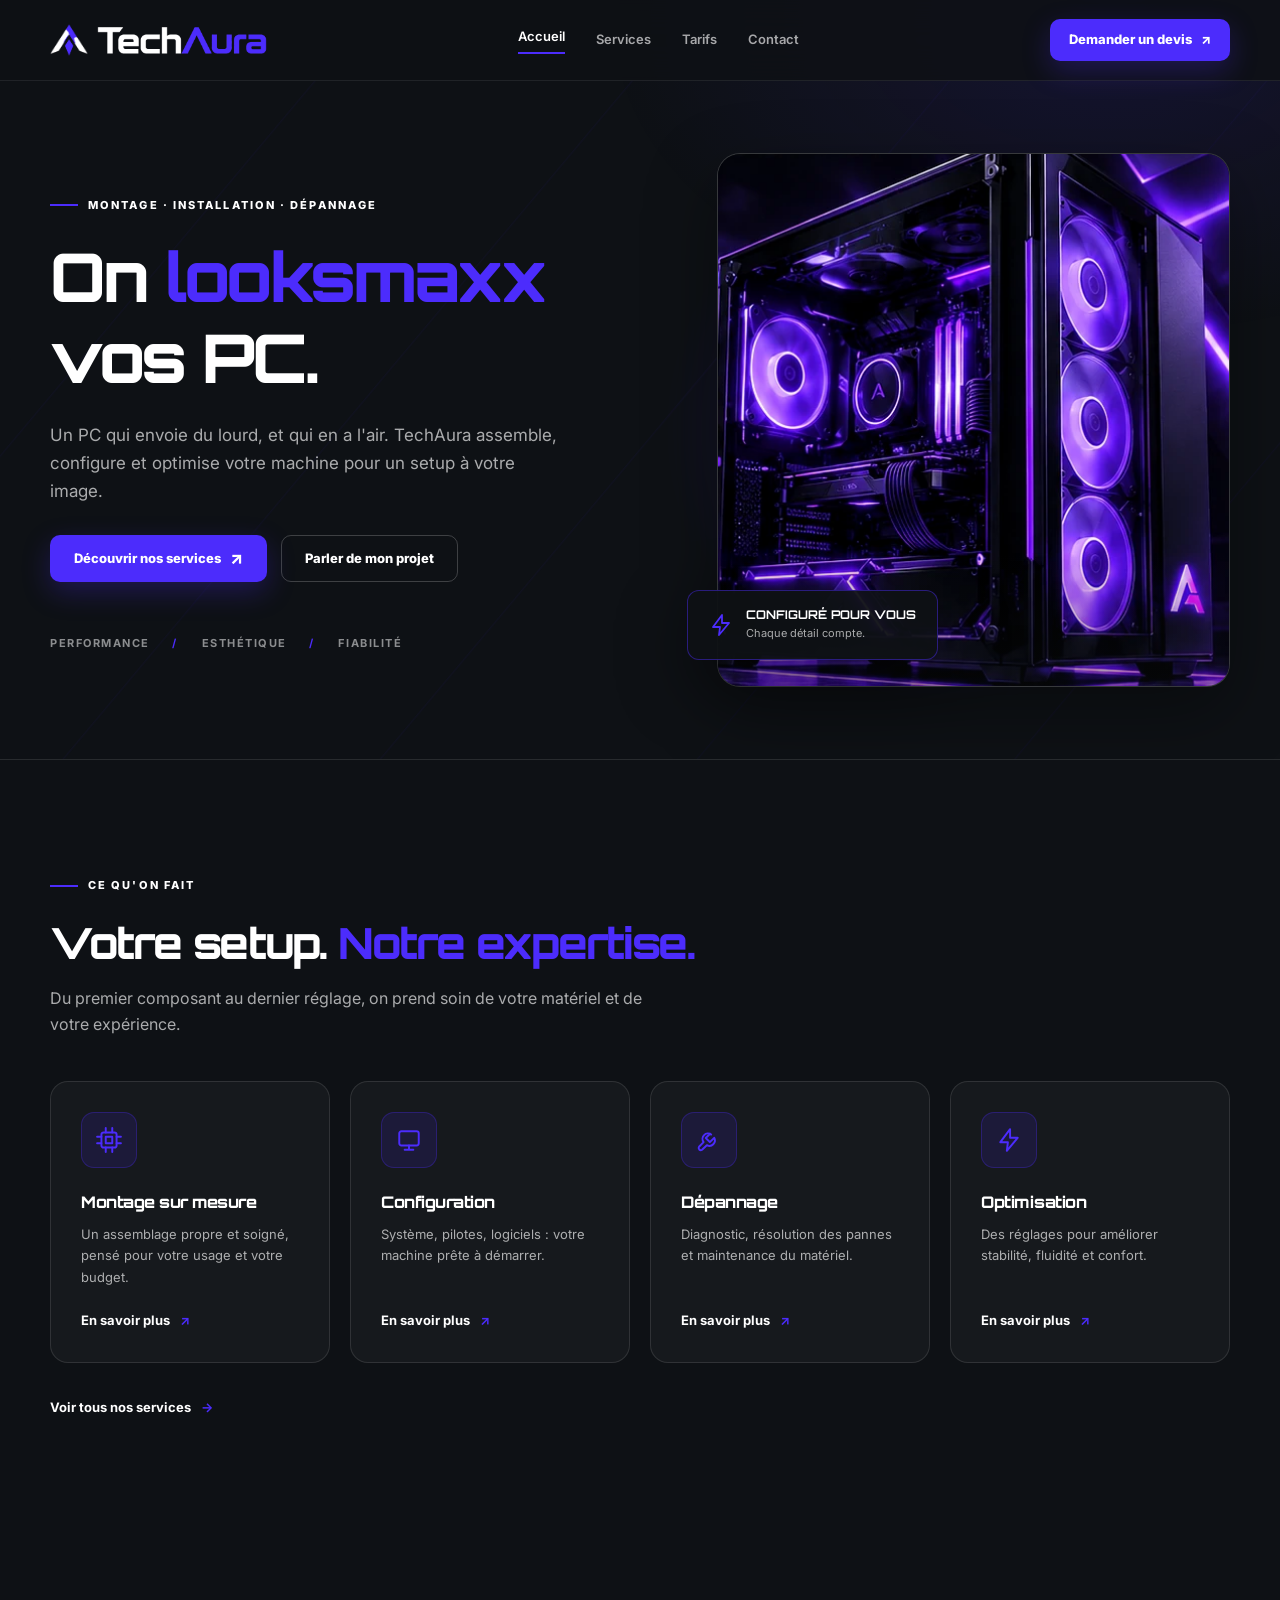
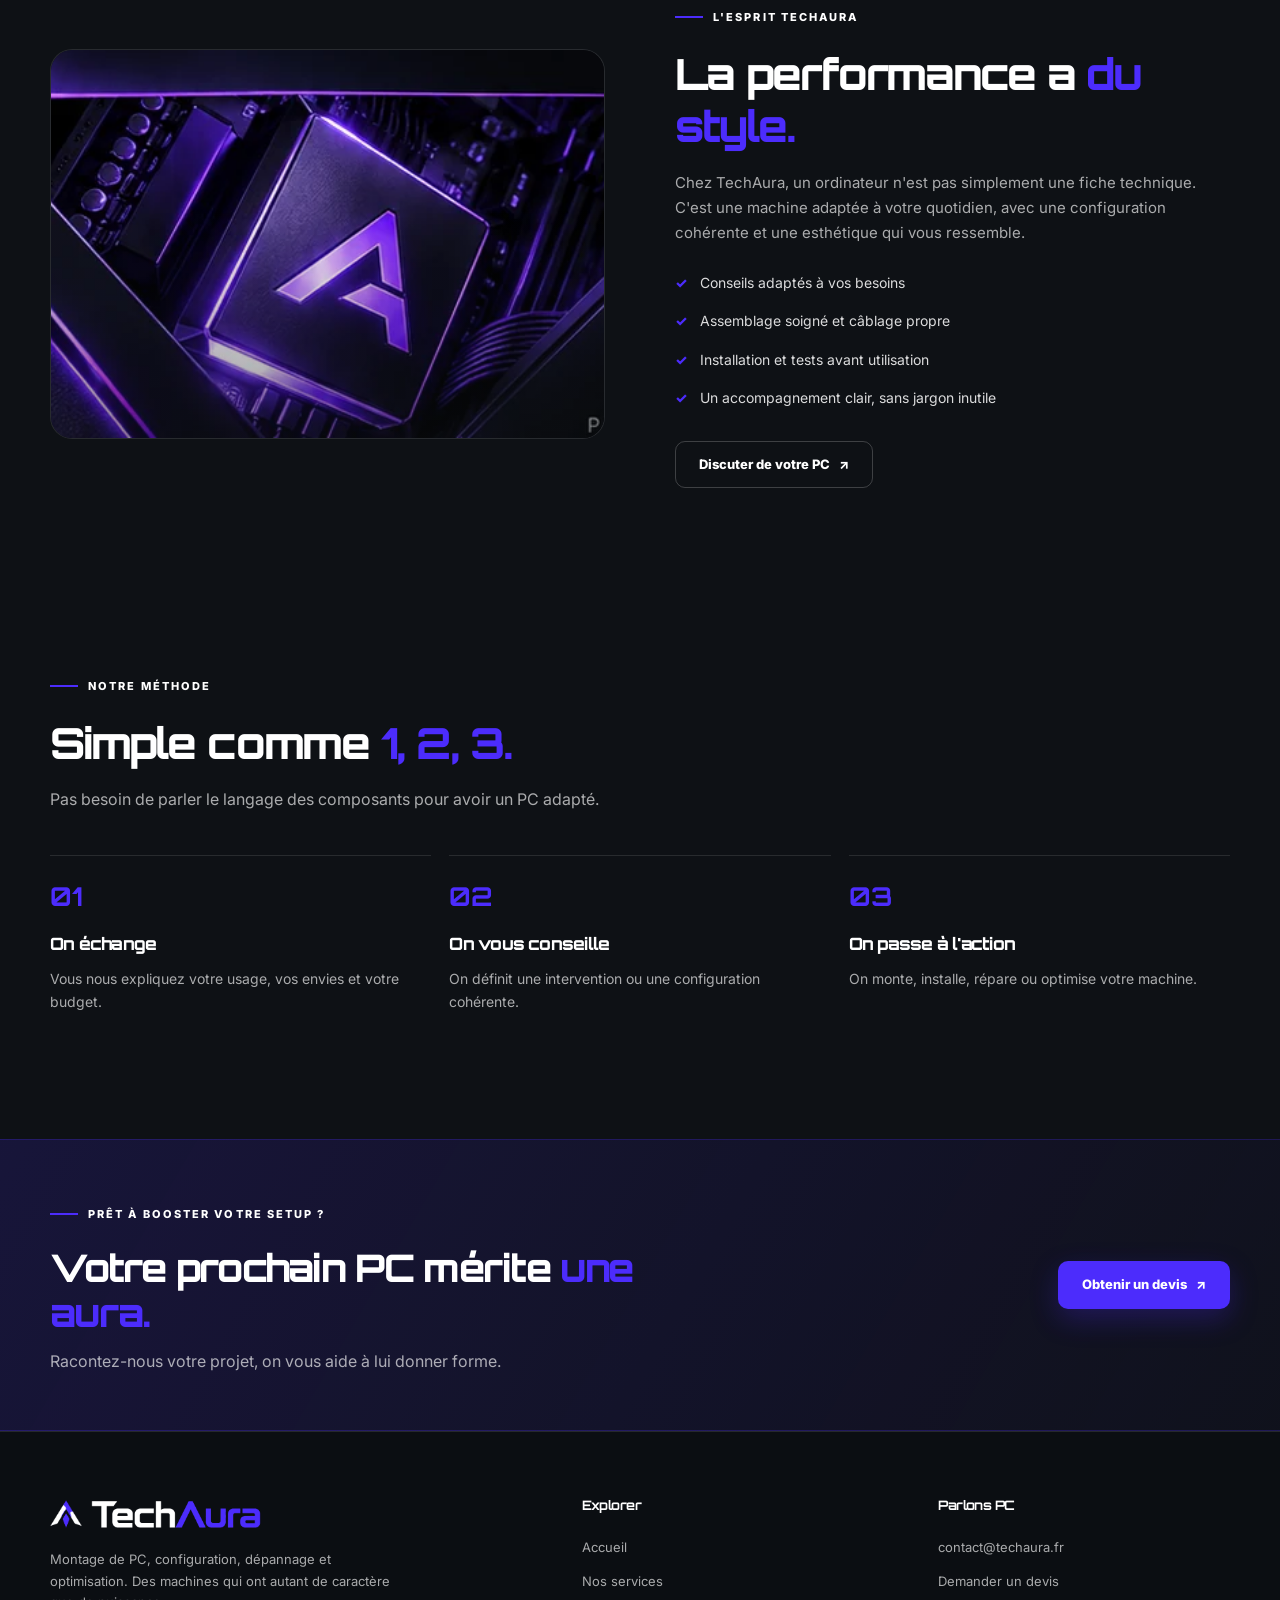
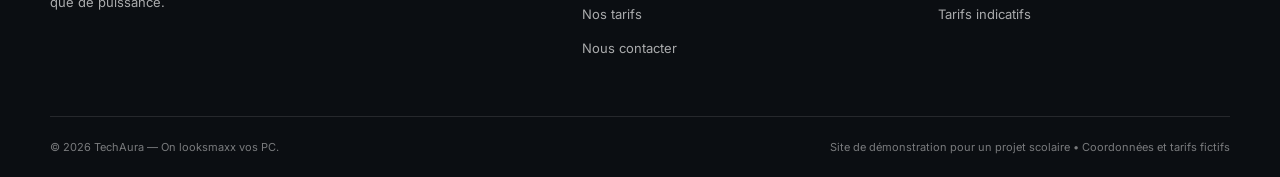
<file: index.html>
<!DOCTYPE html><html lang="fr"><head><meta charset="utf-8"><meta name="viewport" content="width=device-width, initial-scale=1"><title>Accueil — On looksmaxx vos PC | TechAura</title><meta name="description" content="TechAura : montage PC sur mesure, configuration, optimisation et dépannage informatique."><meta name="theme-color" content="#0E1115"><link rel="icon" href="assets/favicon.svg" type="image/svg+xml"><link rel="preconnect" href="https://fonts.googleapis.com"><link rel="preconnect" href="https://fonts.gstatic.com" crossorigin><link href="https://fonts.googleapis.com/css2?family=Inter:wght@400;500;600;700;800&family=Orbitron:wght@500;600;700;800;900&display=swap" rel="stylesheet"><link rel="stylesheet" href="css/style.css"><script src="js/main.js" defer></script></head><body><a href="#contenu" class="skip-link">Aller au contenu</a><header class="site-header"><div class="container nav-inner">
<a href="index.html" class="brand" aria-label="TechAura, retour à l'accueil"><img class="brand-mark" src="assets/mark-dark.png" width="38" height="39" alt=""><img class="brand-word" src="assets/wordmark-dark.png" width="170" height="30" alt="TechAura"></a>
<nav id="main-navigation" class="nav-links" aria-label="Navigation principale"><a href="index.html" aria-current="page">Accueil</a>
<a href="services.html">Services</a>
<a href="tarifs.html">Tarifs</a>
<a href="contact.html">Contact</a></nav>
<a class="btn btn-primary btn-small nav-cta" href="contact.html">Demander un devis <span aria-hidden="true">↗</span></a>
<button id="menu-toggle" class="menu-toggle" type="button" aria-label="Ouvrir le menu" aria-controls="main-navigation" aria-expanded="false"><svg xmlns="http://www.w3.org/2000/svg" width="24" height="24" viewBox="0 0 24 24" fill="none" stroke="currentColor" stroke-width="1.8" stroke-linecap="round" stroke-linejoin="round" aria-hidden="true"><rect x="5" y="4" width="14" height="16" rx="2"/><path d="M9 4V2m6 2V2M9 20v2m6-2v2M8 10h8M8 14h8"/></svg></button>
</div></header><main id="contenu"><section class="hero"><div class="container hero-inner"><div class="hero-copy"><span class="eyebrow">Montage · Installation · Dépannage</span><h1>On <span class="accent">looksmaxx</span> vos PC.</h1><p>Un PC qui envoie du lourd, et qui en a l'air. TechAura assemble, configure et optimise votre machine pour un setup à votre image.</p><div class="button-row"><a class="btn btn-primary" href="services.html">Découvrir nos services <span class="btn-arrow" aria-hidden="true">↗</span></a><a class="btn btn-outline" href="contact.html">Parler de mon projet</a></div><div class="hero-bottom"><span>Performance</span><span>Esthétique</span><span>Fiabilité</span></div></div><div class="hero-visual"><div class="hero-image-frame"><img src="assets/pc-techaura.webp" alt="PC gaming sur mesure avec ventilateurs éclairés en violet" width="508" height="554" fetchpriority="high"></div><div class="hero-chip"><svg xmlns="http://www.w3.org/2000/svg" width="24" height="24" viewBox="0 0 24 24" fill="none" stroke="currentColor" stroke-width="1.8" stroke-linecap="round" stroke-linejoin="round" aria-hidden="true"><path d="m13 2-9 12h7l-1 8 10-12h-7l0-8z"/></svg><div><strong>CONFIGURÉ POUR VOUS</strong><small>Chaque détail compte.</small></div></div></div></div></section><section class="section"><div class="container"><div class="section-heading"><span class="eyebrow">Ce qu'on fait</span><h2>Votre setup. <span class="accent">Notre expertise.</span></h2><p>Du premier composant au dernier réglage, on prend soin de votre matériel et de votre expérience.</p></div><div class="grid grid-4"><article class="panel service-card fade-in"><div class="icon-square"><svg xmlns="http://www.w3.org/2000/svg" width="24" height="24" viewBox="0 0 24 24" fill="none" stroke="currentColor" stroke-width="1.8" stroke-linecap="round" stroke-linejoin="round" aria-hidden="true"><rect x="5" y="5" width="14" height="14" rx="2"/><path d="M9 9h6v6H9zM9 1v4M15 1v4M9 19v4M15 19v4M19 9h4M19 15h4M1 9h4M1 15h4"/></svg></div><h3>Montage sur mesure</h3><p>Un assemblage propre et soigné, pensé pour votre usage et votre budget.</p><a class="link-arrow" href="services.html">En savoir plus <span aria-hidden="true">↗</span></a></article><article class="panel service-card fade-in"><div class="icon-square"><svg xmlns="http://www.w3.org/2000/svg" width="24" height="24" viewBox="0 0 24 24" fill="none" stroke="currentColor" stroke-width="1.8" stroke-linecap="round" stroke-linejoin="round" aria-hidden="true"><rect x="3" y="4" width="18" height="13" rx="2"/><path d="M8 21h8M12 17v4"/></svg></div><h3>Configuration</h3><p>Système, pilotes, logiciels : votre machine prête à démarrer.</p><a class="link-arrow" href="services.html">En savoir plus <span aria-hidden="true">↗</span></a></article><article class="panel service-card fade-in"><div class="icon-square"><svg xmlns="http://www.w3.org/2000/svg" width="24" height="24" viewBox="0 0 24 24" fill="none" stroke="currentColor" stroke-width="1.8" stroke-linecap="round" stroke-linejoin="round" aria-hidden="true"><path d="M14 7a5 5 0 0 0-7 7l-4.2 4.2a2 2 0 0 0 2.8 2.8L10 16.8a5 5 0 0 0 6.8-6.8l-4 4-3.8-3.8L13 6.2A5 5 0 0 0 14 7z"/></svg></div><h3>Dépannage</h3><p>Diagnostic, résolution des pannes et maintenance du matériel.</p><a class="link-arrow" href="services.html">En savoir plus <span aria-hidden="true">↗</span></a></article><article class="panel service-card fade-in"><div class="icon-square"><svg xmlns="http://www.w3.org/2000/svg" width="24" height="24" viewBox="0 0 24 24" fill="none" stroke="currentColor" stroke-width="1.8" stroke-linecap="round" stroke-linejoin="round" aria-hidden="true"><path d="m13 2-9 12h7l-1 8 10-12h-7l0-8z"/></svg></div><h3>Optimisation</h3><p>Des réglages pour améliorer stabilité, fluidité et confort.</p><a class="link-arrow" href="services.html">En savoir plus <span aria-hidden="true">↗</span></a></article></div><div style="margin-top:30px"><a class="link-arrow" href="services.html">Voir tous nos services <span aria-hidden="true">→</span></a></div></div></section><section class="section-sm"><div class="container feature-split"><div class="feature-art fade-in"><img src="assets/detail-pc.webp" alt="Détail d'un PC TechAura avec éclairage violet"></div><div class="feature-text"><span class="eyebrow">L'esprit TechAura</span><h2>La performance a <span class="accent">du style.</span></h2><p>Chez TechAura, un ordinateur n'est pas simplement une fiche technique. C'est une machine adaptée à votre quotidien, avec une configuration cohérente et une esthétique qui vous ressemble.</p><ul class="checklist"><li>Conseils adaptés à vos besoins</li><li>Assemblage soigné et câblage propre</li><li>Installation et tests avant utilisation</li><li>Un accompagnement clair, sans jargon inutile</li></ul><a href="contact.html" class="btn btn-outline">Discuter de votre PC <span aria-hidden="true">↗</span></a></div></div></section><section class="section"><div class="container"><div class="section-heading"><span class="eyebrow">Notre méthode</span><h2>Simple comme <span class="accent">1, 2, 3.</span></h2><p>Pas besoin de parler le langage des composants pour avoir un PC adapté.</p></div><div class="process-grid"><div class="step"><span class="step-num">01</span><h3>On échange</h3><p>Vous nous expliquez votre usage, vos envies et votre budget.</p></div><div class="step"><span class="step-num">02</span><h3>On vous conseille</h3><p>On définit une intervention ou une configuration cohérente.</p></div><div class="step"><span class="step-num">03</span><h3>On passe à l'action</h3><p>On monte, installe, répare ou optimise votre machine.</p></div></div></div></section><section class="cta-strip"><div class="container cta-inner"><div><span class="eyebrow">Prêt à booster votre setup ?</span><h2>Votre prochain PC mérite <span class="accent">une aura.</span></h2><p>Racontez-nous votre projet, on vous aide à lui donner forme.</p></div><a class="btn btn-primary" href="contact.html">Obtenir un devis <span aria-hidden="true">↗</span></a></div></section></main><footer class="footer"><div class="container footer-main"><div class="footer-about"><a href="index.html" class="brand" aria-label="TechAura, retour à l'accueil"><img class="brand-mark" src="assets/mark-dark.png" width="38" height="39" alt=""><img class="brand-word" src="assets/wordmark-dark.png" width="170" height="30" alt="TechAura"></a><p>Montage de PC, configuration, dépannage et optimisation. Des machines qui ont autant de caractère que de puissance.</p></div><div><h3 class="footer-title">Explorer</h3><div class="footer-links"><a href="index.html">Accueil</a><a href="services.html">Nos services</a><a href="tarifs.html">Nos tarifs</a><a href="contact.html">Nous contacter</a></div></div><div><h3 class="footer-title">Parlons PC</h3><div class="footer-links"><a href="mailto:contact@techaura.fr">contact@techaura.fr</a><a href="contact.html">Demander un devis</a><a href="tarifs.html">Tarifs indicatifs</a></div></div></div><div class="container footer-bottom"><span>© 2026 TechAura — On looksmaxx vos PC.</span><span>Site de démonstration pour un projet scolaire • Coordonnées et tarifs fictifs</span></div></footer></body></html>
</file>
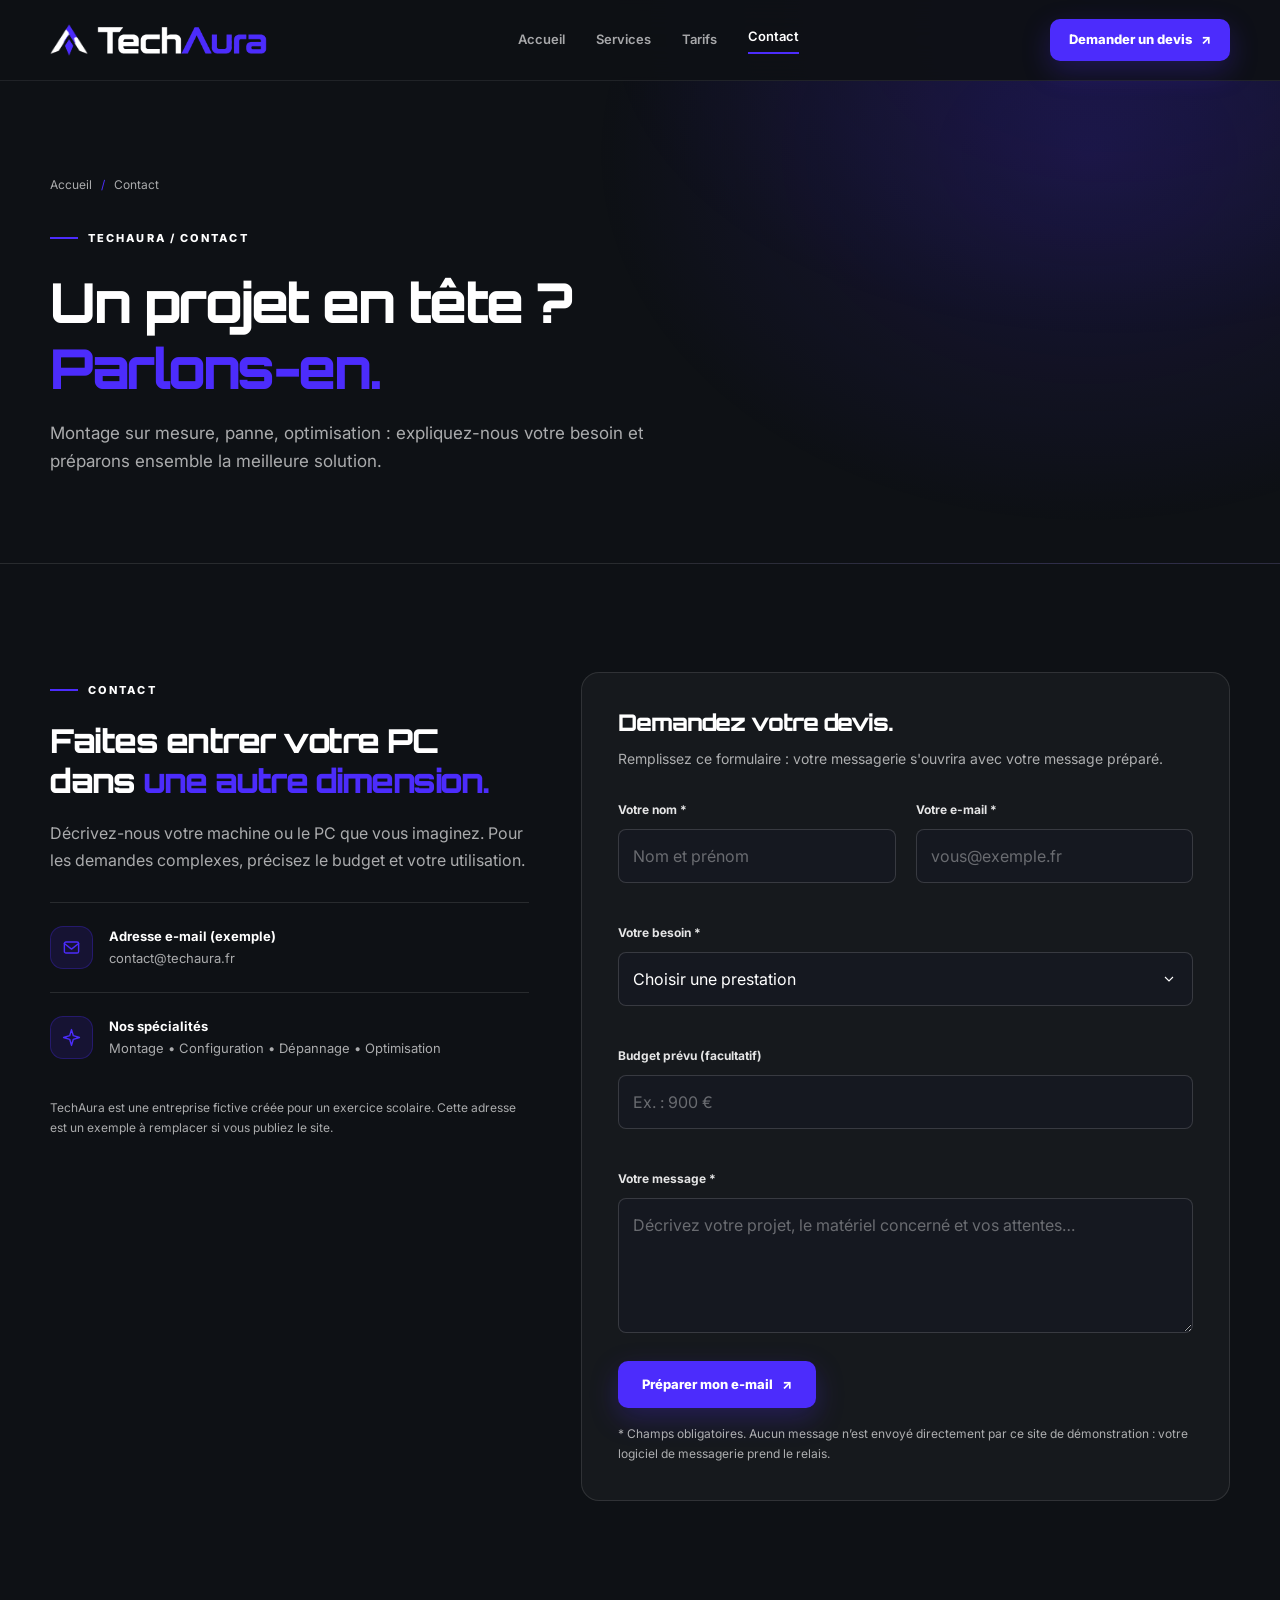
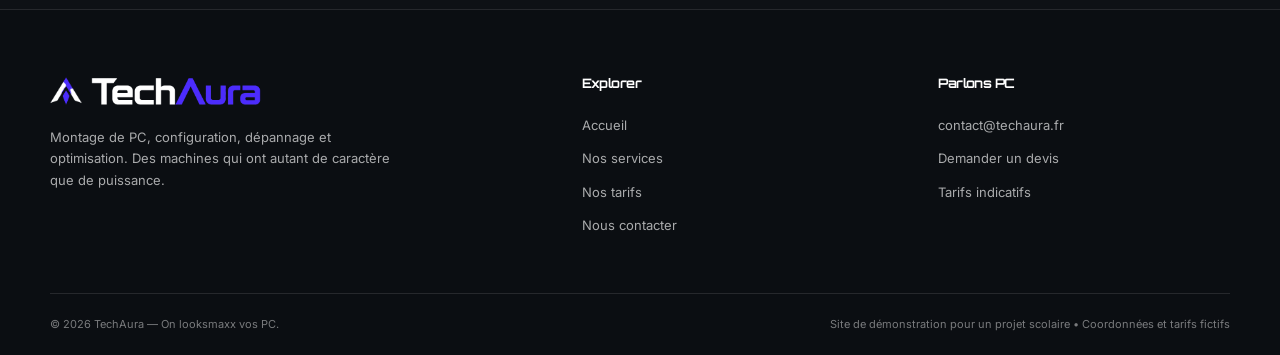
<file: contact.html>
<!DOCTYPE html><html lang="fr"><head><meta charset="utf-8"><meta name="viewport" content="width=device-width, initial-scale=1"><title>Contact | TechAura</title><meta name="description" content="Contactez TechAura pour un montage de PC, une installation ou un dépannage. Formulaire de démonstration."><meta name="theme-color" content="#0E1115"><link rel="icon" href="assets/favicon.svg" type="image/svg+xml"><link rel="preconnect" href="https://fonts.googleapis.com"><link rel="preconnect" href="https://fonts.gstatic.com" crossorigin><link href="https://fonts.googleapis.com/css2?family=Inter:wght@400;500;600;700;800&family=Orbitron:wght@500;600;700;800;900&display=swap" rel="stylesheet"><link rel="stylesheet" href="css/style.css"><script src="js/main.js" defer></script></head><body><a href="#contenu" class="skip-link">Aller au contenu</a><header class="site-header"><div class="container nav-inner">
<a href="index.html" class="brand" aria-label="TechAura, retour à l'accueil"><img class="brand-mark" src="assets/mark-dark.png" width="38" height="39" alt=""><img class="brand-word" src="assets/wordmark-dark.png" width="170" height="30" alt="TechAura"></a>
<nav id="main-navigation" class="nav-links" aria-label="Navigation principale"><a href="index.html">Accueil</a>
<a href="services.html">Services</a>
<a href="tarifs.html">Tarifs</a>
<a href="contact.html" aria-current="page">Contact</a></nav>
<a class="btn btn-primary btn-small nav-cta" href="contact.html">Demander un devis <span aria-hidden="true">↗</span></a>
<button id="menu-toggle" class="menu-toggle" type="button" aria-label="Ouvrir le menu" aria-controls="main-navigation" aria-expanded="false"><svg xmlns="http://www.w3.org/2000/svg" width="24" height="24" viewBox="0 0 24 24" fill="none" stroke="currentColor" stroke-width="1.8" stroke-linecap="round" stroke-linejoin="round" aria-hidden="true"><rect x="5" y="4" width="14" height="16" rx="2"/><path d="M9 4V2m6 2V2M9 20v2m6-2v2M8 10h8M8 14h8"/></svg></button>
</div></header><main id="contenu"><section class="page-hero"><div class="container"><div class="breadcrumb"><a href="index.html">Accueil</a><span aria-hidden="true">/</span>Contact</div><span class="eyebrow">TechAura / Contact</span><h1>Un projet en tête ?<br><span class="accent">Parlons-en.</span></h1><p>Montage sur mesure, panne, optimisation : expliquez-nous votre besoin et préparons ensemble la meilleure solution.</p></div></section><section class="section"><div class="container contact-layout"><aside class="contact-aside"><span class="eyebrow">Contact</span><h2>Faites entrer votre PC dans <span class="accent">une autre dimension.</span></h2><p>Décrivez-nous votre machine ou le PC que vous imaginez. Pour les demandes complexes, précisez le budget et votre utilisation.</p><div class="contact-method"><div class="icon-square"><svg xmlns="http://www.w3.org/2000/svg" width="24" height="24" viewBox="0 0 24 24" fill="none" stroke="currentColor" stroke-width="1.8" stroke-linecap="round" stroke-linejoin="round" aria-hidden="true"><rect x="3" y="5" width="18" height="14" rx="2"/><path d="m3 7 9 7 9-7"/></svg></div><div><strong>Adresse e-mail (exemple)</strong><small>contact@techaura.fr</small></div></div><div class="contact-method"><div class="icon-square"><svg xmlns="http://www.w3.org/2000/svg" width="24" height="24" viewBox="0 0 24 24" fill="none" stroke="currentColor" stroke-width="1.8" stroke-linecap="round" stroke-linejoin="round" aria-hidden="true"><path d="m12 2 2.3 7.7L22 12l-7.7 2.3L12 22l-2.3-7.7L2 12l7.7-2.3L12 2z"/></svg></div><div><strong>Nos spécialités</strong><small>Montage • Configuration • Dépannage • Optimisation</small></div></div><p class="form-note">TechAura est une entreprise fictive créée pour un exercice scolaire. Cette adresse est un exemple à remplacer si vous publiez le site.</p></aside><div class="panel form-shell"><h2>Demandez votre devis.</h2><p>Remplissez ce formulaire : votre messagerie s'ouvrira avec votre message préparé.</p><form id="contact-form"><div class="form-grid"><div class="field"><label for="nom">Votre nom *</label><input id="nom" name="nom" required autocomplete="name" placeholder="Nom et prénom" maxlength="100"></div><div class="field"><label for="email">Votre e-mail *</label><input id="email" name="email" type="email" required autocomplete="email" placeholder="vous@exemple.fr" maxlength="160"></div><div class="field full"><label for="service">Votre besoin *</label><select id="service" name="service" required><option value="" disabled selected>Choisir une prestation</option><option value="Montage d’un PC">Montage d’un PC</option><option value="Installation et configuration">Installation et configuration</option><option value="Diagnostic / dépannage">Diagnostic / dépannage</option><option value="Maintenance / optimisation">Maintenance / optimisation</option><option value="Autre demande">Autre demande</option></select></div><div class="field full"><label for="budget">Budget prévu (facultatif)</label><input id="budget" name="budget" placeholder="Ex. : 900 €" maxlength="80"></div><div class="field full"><label for="message">Votre message *</label><textarea id="message" name="message" required minlength="12" maxlength="3000" placeholder="Décrivez votre projet, le matériel concerné et vos attentes…"></textarea></div></div><button type="submit" class="btn btn-primary">Préparer mon e-mail <span aria-hidden="true">↗</span></button><p class="form-note">* Champs obligatoires. Aucun message n’est envoyé directement par ce site de démonstration : votre logiciel de messagerie prend le relais.</p><p id="form-status" class="form-status" role="status" aria-live="polite"></p></form></div></div></section></main><footer class="footer"><div class="container footer-main"><div class="footer-about"><a href="index.html" class="brand" aria-label="TechAura, retour à l'accueil"><img class="brand-mark" src="assets/mark-dark.png" width="38" height="39" alt=""><img class="brand-word" src="assets/wordmark-dark.png" width="170" height="30" alt="TechAura"></a><p>Montage de PC, configuration, dépannage et optimisation. Des machines qui ont autant de caractère que de puissance.</p></div><div><h3 class="footer-title">Explorer</h3><div class="footer-links"><a href="index.html">Accueil</a><a href="services.html">Nos services</a><a href="tarifs.html">Nos tarifs</a><a href="contact.html">Nous contacter</a></div></div><div><h3 class="footer-title">Parlons PC</h3><div class="footer-links"><a href="mailto:contact@techaura.fr">contact@techaura.fr</a><a href="contact.html">Demander un devis</a><a href="tarifs.html">Tarifs indicatifs</a></div></div></div><div class="container footer-bottom"><span>© 2026 TechAura — On looksmaxx vos PC.</span><span>Site de démonstration pour un projet scolaire • Coordonnées et tarifs fictifs</span></div></footer></body></html>
</file>
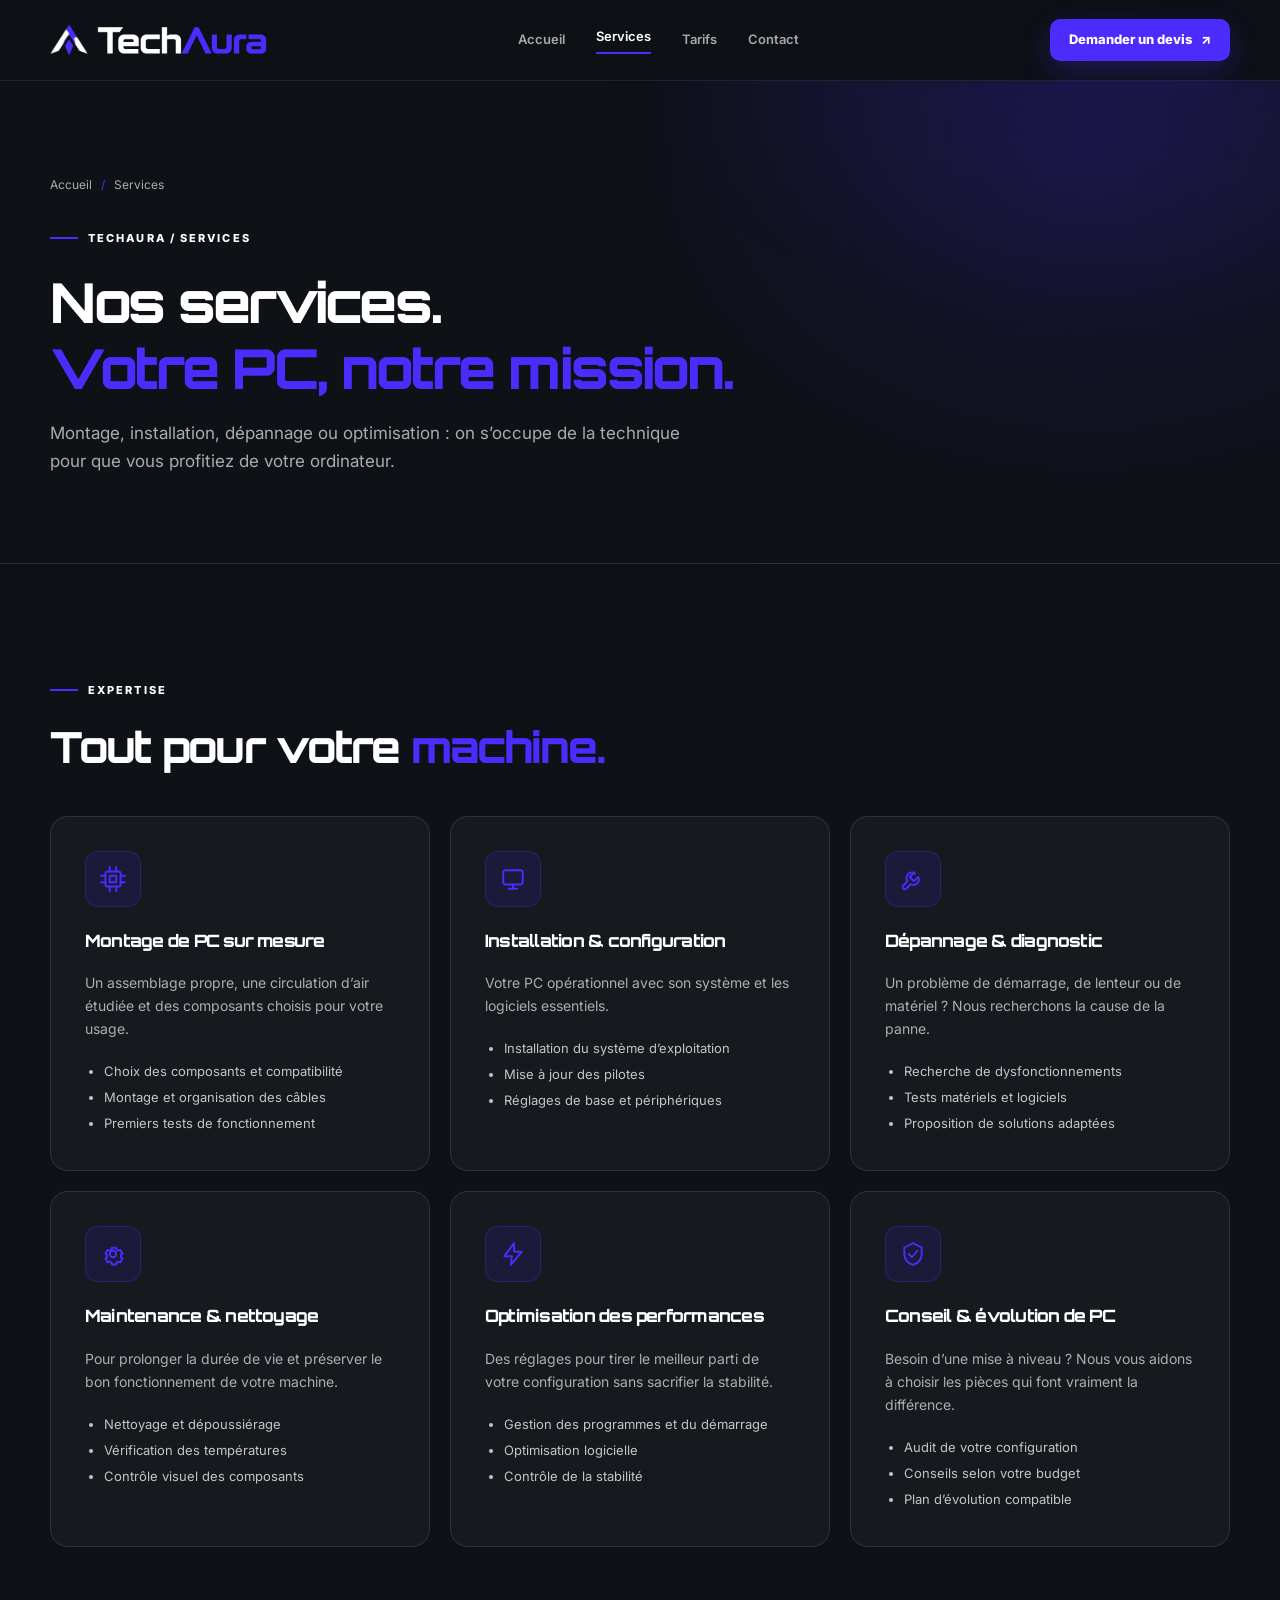
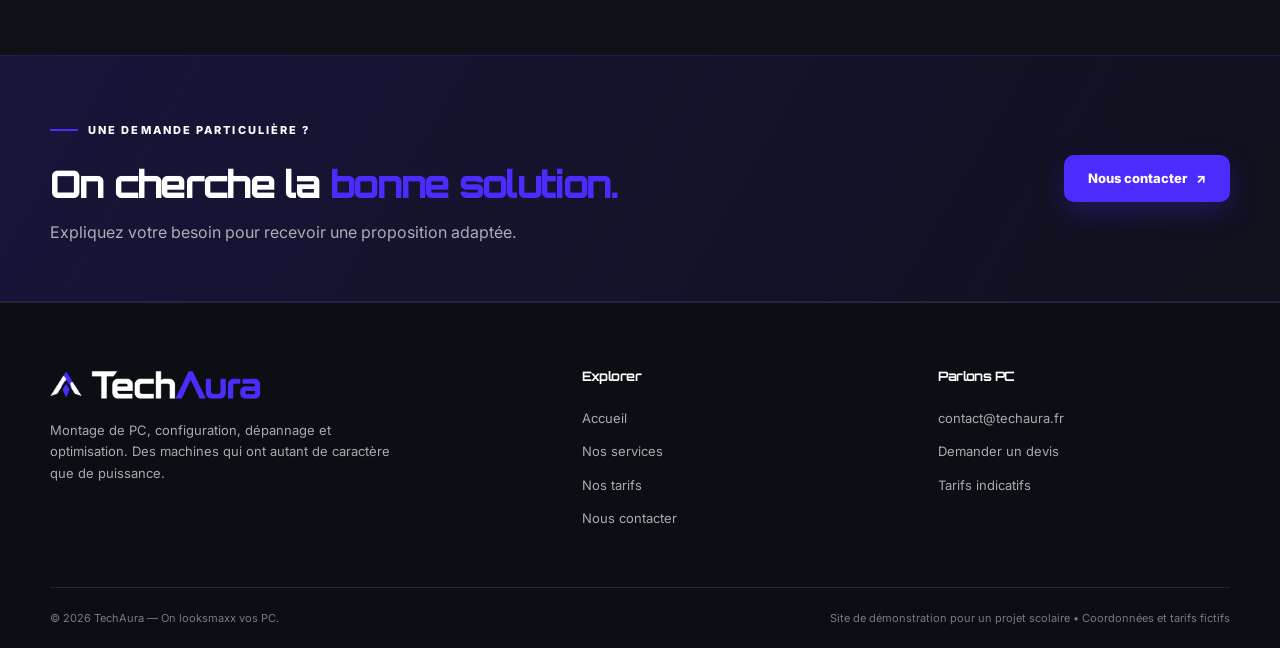
<file: services.html>
<!DOCTYPE html><html lang="fr"><head><meta charset="utf-8"><meta name="viewport" content="width=device-width, initial-scale=1"><title>Services | TechAura</title><meta name="description" content="Découvrez les services TechAura : montage PC, dépannage, installation et optimisation."><meta name="theme-color" content="#0E1115"><link rel="icon" href="assets/favicon.svg" type="image/svg+xml"><link rel="preconnect" href="https://fonts.googleapis.com"><link rel="preconnect" href="https://fonts.gstatic.com" crossorigin><link href="https://fonts.googleapis.com/css2?family=Inter:wght@400;500;600;700;800&family=Orbitron:wght@500;600;700;800;900&display=swap" rel="stylesheet"><link rel="stylesheet" href="css/style.css"><script src="js/main.js" defer></script></head><body><a href="#contenu" class="skip-link">Aller au contenu</a><header class="site-header"><div class="container nav-inner">
<a href="index.html" class="brand" aria-label="TechAura, retour à l'accueil"><img class="brand-mark" src="assets/mark-dark.png" width="38" height="39" alt=""><img class="brand-word" src="assets/wordmark-dark.png" width="170" height="30" alt="TechAura"></a>
<nav id="main-navigation" class="nav-links" aria-label="Navigation principale"><a href="index.html">Accueil</a>
<a href="services.html" aria-current="page">Services</a>
<a href="tarifs.html">Tarifs</a>
<a href="contact.html">Contact</a></nav>
<a class="btn btn-primary btn-small nav-cta" href="contact.html">Demander un devis <span aria-hidden="true">↗</span></a>
<button id="menu-toggle" class="menu-toggle" type="button" aria-label="Ouvrir le menu" aria-controls="main-navigation" aria-expanded="false"><svg xmlns="http://www.w3.org/2000/svg" width="24" height="24" viewBox="0 0 24 24" fill="none" stroke="currentColor" stroke-width="1.8" stroke-linecap="round" stroke-linejoin="round" aria-hidden="true"><rect x="5" y="4" width="14" height="16" rx="2"/><path d="M9 4V2m6 2V2M9 20v2m6-2v2M8 10h8M8 14h8"/></svg></button>
</div></header><main id="contenu"><section class="page-hero"><div class="container"><div class="breadcrumb"><a href="index.html">Accueil</a><span aria-hidden="true">/</span>Services</div><span class="eyebrow">TechAura / Services</span><h1>Nos services.<br><span class="accent">Votre PC, notre mission.</span></h1><p>Montage, installation, dépannage ou optimisation : on s’occupe de la technique pour que vous profitiez de votre ordinateur.</p></div></section><section class="section"><div class="container"><div class="section-heading"><span class="eyebrow">Expertise</span><h2>Tout pour votre <span class="accent">machine.</span></h2></div><div class="grid grid-3"><article class="panel service-detail fade-in"><div class="icon-square"><svg xmlns="http://www.w3.org/2000/svg" width="24" height="24" viewBox="0 0 24 24" fill="none" stroke="currentColor" stroke-width="1.8" stroke-linecap="round" stroke-linejoin="round" aria-hidden="true"><rect x="5" y="5" width="14" height="14" rx="2"/><path d="M9 9h6v6H9zM9 1v4M15 1v4M9 19v4M15 19v4M19 9h4M19 15h4M1 9h4M1 15h4"/></svg></div><h3>Montage de PC sur mesure</h3><p>Un assemblage propre, une circulation d’air étudiée et des composants choisis pour votre usage.</p><ul><li>Choix des composants et compatibilité</li><li>Montage et organisation des câbles</li><li>Premiers tests de fonctionnement</li></ul></article><article class="panel service-detail fade-in"><div class="icon-square"><svg xmlns="http://www.w3.org/2000/svg" width="24" height="24" viewBox="0 0 24 24" fill="none" stroke="currentColor" stroke-width="1.8" stroke-linecap="round" stroke-linejoin="round" aria-hidden="true"><rect x="3" y="4" width="18" height="13" rx="2"/><path d="M8 21h8M12 17v4"/></svg></div><h3>Installation & configuration</h3><p>Votre PC opérationnel avec son système et les logiciels essentiels.</p><ul><li>Installation du système d’exploitation</li><li>Mise à jour des pilotes</li><li>Réglages de base et périphériques</li></ul></article><article class="panel service-detail fade-in"><div class="icon-square"><svg xmlns="http://www.w3.org/2000/svg" width="24" height="24" viewBox="0 0 24 24" fill="none" stroke="currentColor" stroke-width="1.8" stroke-linecap="round" stroke-linejoin="round" aria-hidden="true"><path d="M14 7a5 5 0 0 0-7 7l-4.2 4.2a2 2 0 0 0 2.8 2.8L10 16.8a5 5 0 0 0 6.8-6.8l-4 4-3.8-3.8L13 6.2A5 5 0 0 0 14 7z"/></svg></div><h3>Dépannage & diagnostic</h3><p>Un problème de démarrage, de lenteur ou de matériel ? Nous recherchons la cause de la panne.</p><ul><li>Recherche de dysfonctionnements</li><li>Tests matériels et logiciels</li><li>Proposition de solutions adaptées</li></ul></article><article class="panel service-detail fade-in"><div class="icon-square"><svg xmlns="http://www.w3.org/2000/svg" width="24" height="24" viewBox="0 0 24 24" fill="none" stroke="currentColor" stroke-width="1.8" stroke-linecap="round" stroke-linejoin="round" aria-hidden="true"><circle cx="12" cy="12" r="3"/><path d="m19.4 15 .1.1 1.3 1-2 3.5-1.6-.6a8 8 0 0 1-2 .9l-.3 1.7h-4l-.3-1.7a8 8 0 0 1-2-.9l-1.6.6-2-3.5 1.4-1a8 8 0 0 1 0-2.3l-1.4-1 2-3.5 1.6.6a8 8 0 0 1 2-.9l.3-1.7h4l.3 1.7a8 8 0 0 1 2 .9l1.6-.6 2 3.5-1.4 1a8 8 0 0 1 0 2.2z"/></svg></div><h3>Maintenance & nettoyage</h3><p>Pour prolonger la durée de vie et préserver le bon fonctionnement de votre machine.</p><ul><li>Nettoyage et dépoussiérage</li><li>Vérification des températures</li><li>Contrôle visuel des composants</li></ul></article><article class="panel service-detail fade-in"><div class="icon-square"><svg xmlns="http://www.w3.org/2000/svg" width="24" height="24" viewBox="0 0 24 24" fill="none" stroke="currentColor" stroke-width="1.8" stroke-linecap="round" stroke-linejoin="round" aria-hidden="true"><path d="m13 2-9 12h7l-1 8 10-12h-7l0-8z"/></svg></div><h3>Optimisation des performances</h3><p>Des réglages pour tirer le meilleur parti de votre configuration sans sacrifier la stabilité.</p><ul><li>Gestion des programmes et du démarrage</li><li>Optimisation logicielle</li><li>Contrôle de la stabilité</li></ul></article><article class="panel service-detail fade-in"><div class="icon-square"><svg xmlns="http://www.w3.org/2000/svg" width="24" height="24" viewBox="0 0 24 24" fill="none" stroke="currentColor" stroke-width="1.8" stroke-linecap="round" stroke-linejoin="round" aria-hidden="true"><path d="m12 2 8 4v6c0 5-3.4 8.6-8 10-4.6-1.4-8-5-8-10V6l8-4z"/><path d="m8 12 3 3 5-6"/></svg></div><h3>Conseil & évolution de PC</h3><p>Besoin d’une mise à niveau ? Nous vous aidons à choisir les pièces qui font vraiment la différence.</p><ul><li>Audit de votre configuration</li><li>Conseils selon votre budget</li><li>Plan d’évolution compatible</li></ul></article></div></div></section><section class="cta-strip"><div class="container cta-inner"><div><span class="eyebrow">Une demande particulière ?</span><h2>On cherche la <span class="accent">bonne solution.</span></h2><p>Expliquez votre besoin pour recevoir une proposition adaptée.</p></div><a href="contact.html" class="btn btn-primary">Nous contacter <span aria-hidden="true">↗</span></a></div></section></main><footer class="footer"><div class="container footer-main"><div class="footer-about"><a href="index.html" class="brand" aria-label="TechAura, retour à l'accueil"><img class="brand-mark" src="assets/mark-dark.png" width="38" height="39" alt=""><img class="brand-word" src="assets/wordmark-dark.png" width="170" height="30" alt="TechAura"></a><p>Montage de PC, configuration, dépannage et optimisation. Des machines qui ont autant de caractère que de puissance.</p></div><div><h3 class="footer-title">Explorer</h3><div class="footer-links"><a href="index.html">Accueil</a><a href="services.html">Nos services</a><a href="tarifs.html">Nos tarifs</a><a href="contact.html">Nous contacter</a></div></div><div><h3 class="footer-title">Parlons PC</h3><div class="footer-links"><a href="mailto:contact@techaura.fr">contact@techaura.fr</a><a href="contact.html">Demander un devis</a><a href="tarifs.html">Tarifs indicatifs</a></div></div></div><div class="container footer-bottom"><span>© 2026 TechAura — On looksmaxx vos PC.</span><span>Site de démonstration pour un projet scolaire • Coordonnées et tarifs fictifs</span></div></footer></body></html>
</file>
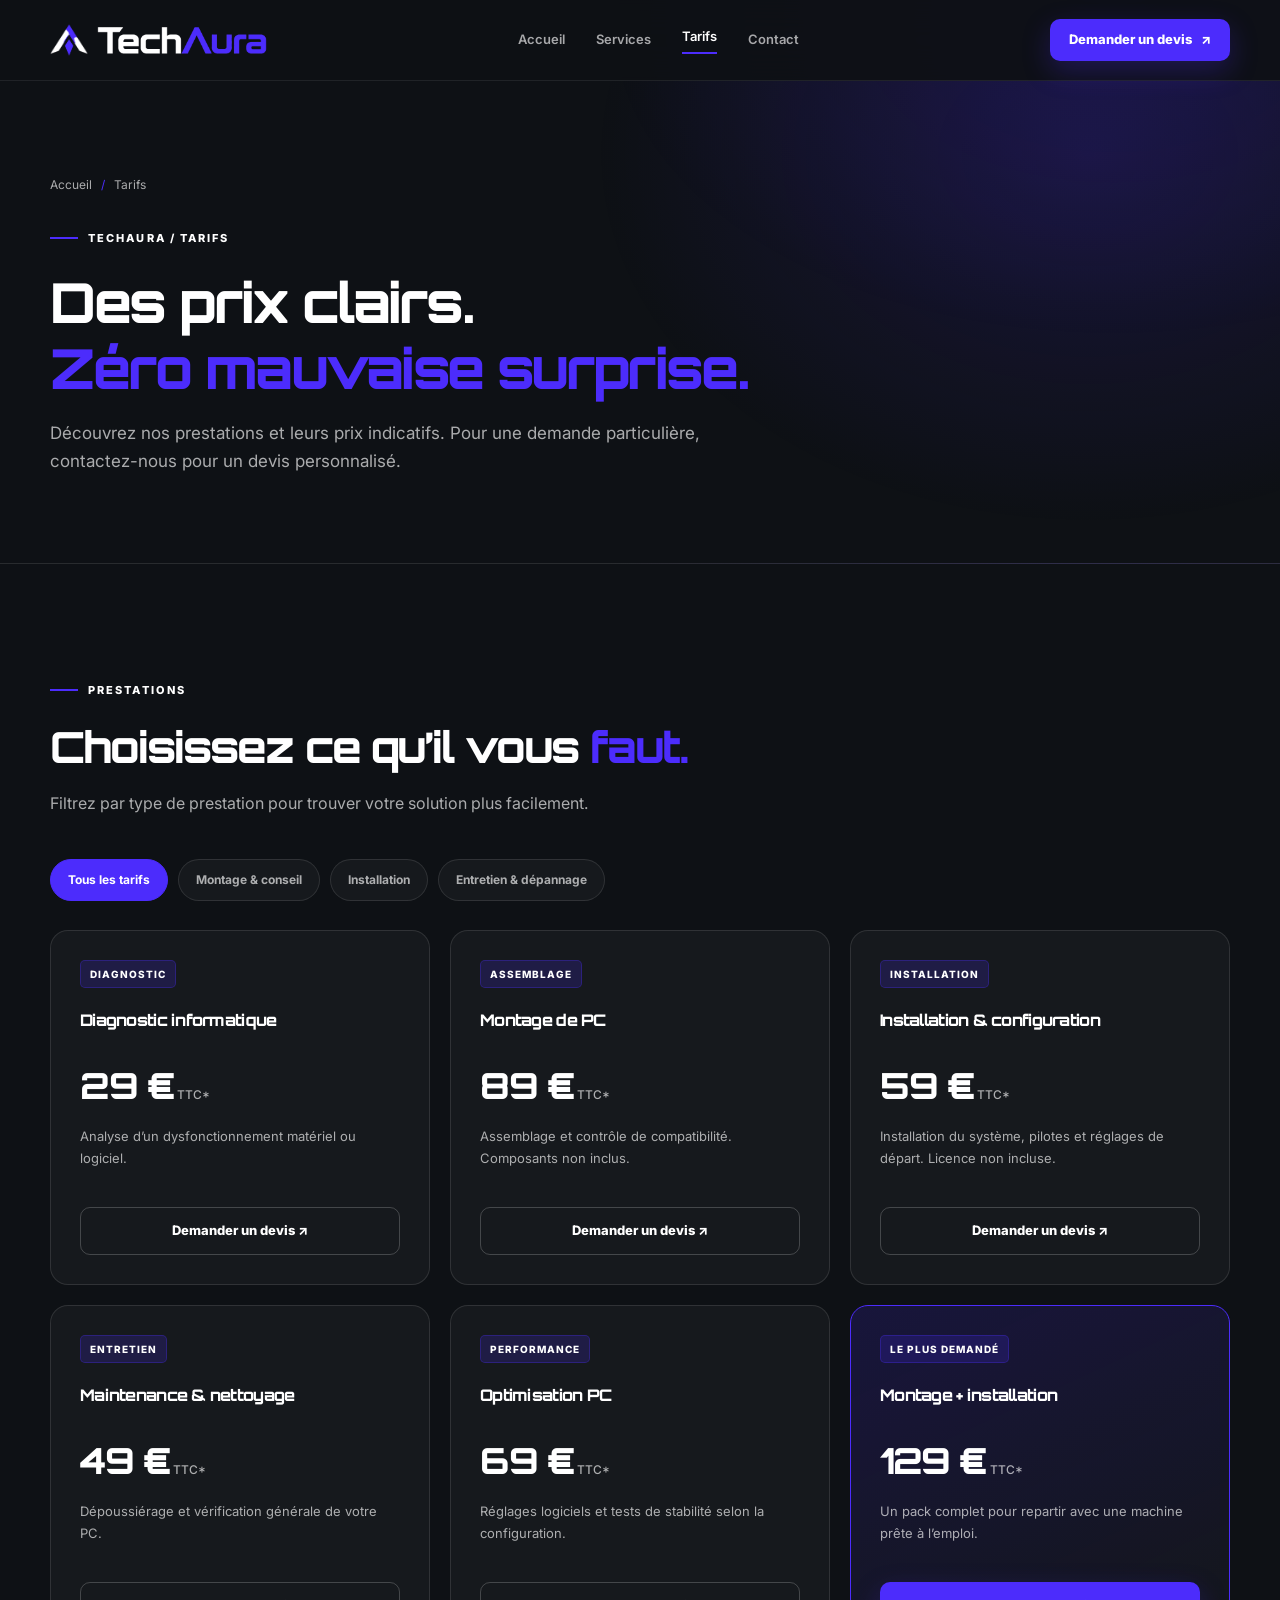
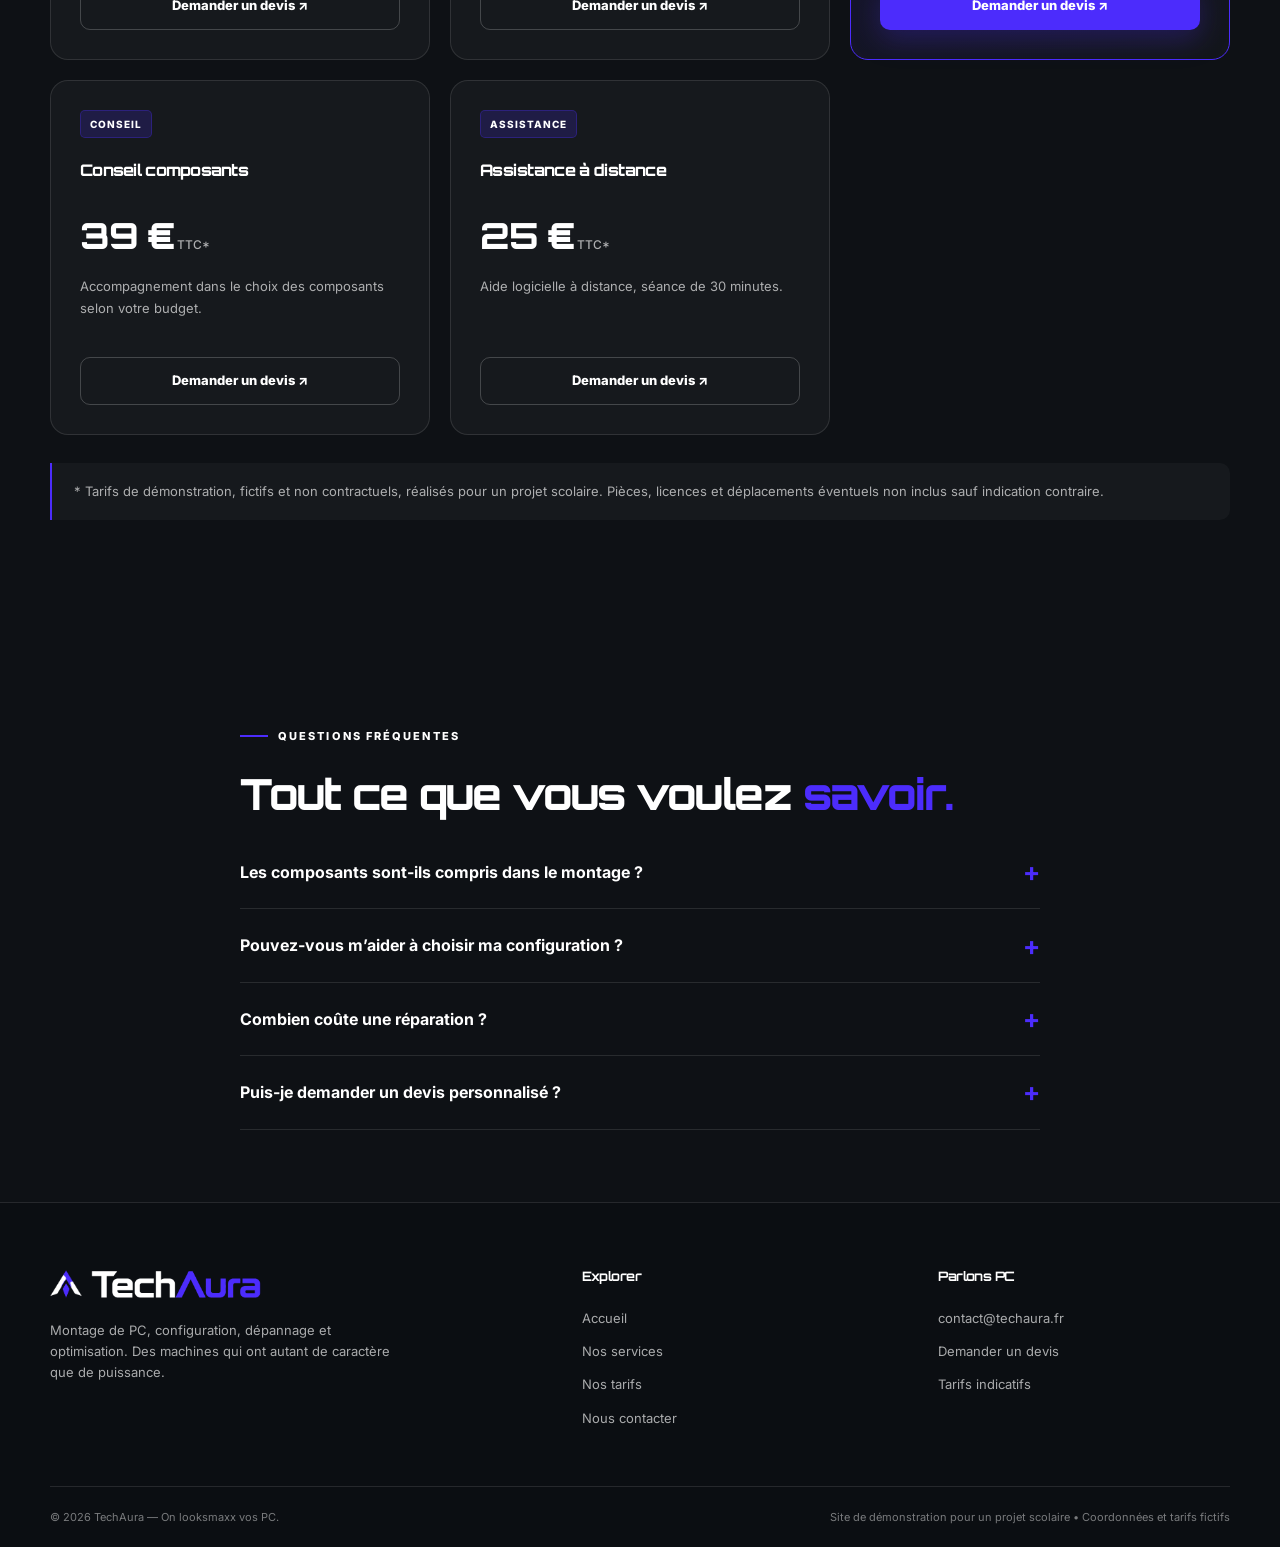
<file: tarifs.html>
<!DOCTYPE html><html lang="fr"><head><meta charset="utf-8"><meta name="viewport" content="width=device-width, initial-scale=1"><title>Tarifs | TechAura</title><meta name="description" content="Consultez les tarifs indicatifs fictifs des prestations TechAura pour votre projet scolaire."><meta name="theme-color" content="#0E1115"><link rel="icon" href="assets/favicon.svg" type="image/svg+xml"><link rel="preconnect" href="https://fonts.googleapis.com"><link rel="preconnect" href="https://fonts.gstatic.com" crossorigin><link href="https://fonts.googleapis.com/css2?family=Inter:wght@400;500;600;700;800&family=Orbitron:wght@500;600;700;800;900&display=swap" rel="stylesheet"><link rel="stylesheet" href="css/style.css"><script src="js/main.js" defer></script></head><body><a href="#contenu" class="skip-link">Aller au contenu</a><header class="site-header"><div class="container nav-inner">
<a href="index.html" class="brand" aria-label="TechAura, retour à l'accueil"><img class="brand-mark" src="assets/mark-dark.png" width="38" height="39" alt=""><img class="brand-word" src="assets/wordmark-dark.png" width="170" height="30" alt="TechAura"></a>
<nav id="main-navigation" class="nav-links" aria-label="Navigation principale"><a href="index.html">Accueil</a>
<a href="services.html">Services</a>
<a href="tarifs.html" aria-current="page">Tarifs</a>
<a href="contact.html">Contact</a></nav>
<a class="btn btn-primary btn-small nav-cta" href="contact.html">Demander un devis <span aria-hidden="true">↗</span></a>
<button id="menu-toggle" class="menu-toggle" type="button" aria-label="Ouvrir le menu" aria-controls="main-navigation" aria-expanded="false"><svg xmlns="http://www.w3.org/2000/svg" width="24" height="24" viewBox="0 0 24 24" fill="none" stroke="currentColor" stroke-width="1.8" stroke-linecap="round" stroke-linejoin="round" aria-hidden="true"><rect x="5" y="4" width="14" height="16" rx="2"/><path d="M9 4V2m6 2V2M9 20v2m6-2v2M8 10h8M8 14h8"/></svg></button>
</div></header><main id="contenu"><section class="page-hero"><div class="container"><div class="breadcrumb"><a href="index.html">Accueil</a><span aria-hidden="true">/</span>Tarifs</div><span class="eyebrow">TechAura / Tarifs</span><h1>Des prix clairs.<br><span class="accent">Zéro mauvaise surprise.</span></h1><p>Découvrez nos prestations et leurs prix indicatifs. Pour une demande particulière, contactez-nous pour un devis personnalisé.</p></div></section><section class="section"><div class="container"><div class="section-heading"><span class="eyebrow">Prestations</span><h2>Choisissez ce qu’il vous <span class="accent">faut.</span></h2><p>Filtrez par type de prestation pour trouver votre solution plus facilement.</p></div><div class="price-filters" role="group" aria-label="Filtrer les prestations"><button type="button" class="filter-btn" data-filter="all" aria-pressed="true">Tous les tarifs</button><button type="button" class="filter-btn" data-filter="montage" aria-pressed="false">Montage & conseil</button><button type="button" class="filter-btn" data-filter="installation" aria-pressed="false">Installation</button><button type="button" class="filter-btn" data-filter="maintenance" aria-pressed="false">Entretien & dépannage</button></div><div class="pricing-grid" id="pricing-grid"><article class="panel price-card" data-category="maintenance"><span class="price-tag">Diagnostic</span><h3>Diagnostic informatique</h3><div class="price-amount">29 €<small> TTC*</small></div><p>Analyse d’un dysfonctionnement matériel ou logiciel.</p><a href="contact.html?service=maintenance" class="btn btn-outline">Demander un devis ↗</a></article><article class="panel price-card" data-category="montage"><span class="price-tag">Assemblage</span><h3>Montage de PC</h3><div class="price-amount">89 €<small> TTC*</small></div><p>Assemblage et contrôle de compatibilité. Composants non inclus.</p><a href="contact.html?service=montage" class="btn btn-outline">Demander un devis ↗</a></article><article class="panel price-card" data-category="installation"><span class="price-tag">Installation</span><h3>Installation & configuration</h3><div class="price-amount">59 €<small> TTC*</small></div><p>Installation du système, pilotes et réglages de départ. Licence non incluse.</p><a href="contact.html?service=installation" class="btn btn-outline">Demander un devis ↗</a></article><article class="panel price-card" data-category="maintenance"><span class="price-tag">Entretien</span><h3>Maintenance & nettoyage</h3><div class="price-amount">49 €<small> TTC*</small></div><p>Dépoussiérage et vérification générale de votre PC.</p><a href="contact.html?service=maintenance" class="btn btn-outline">Demander un devis ↗</a></article><article class="panel price-card" data-category="maintenance"><span class="price-tag">Performance</span><h3>Optimisation PC</h3><div class="price-amount">69 €<small> TTC*</small></div><p>Réglages logiciels et tests de stabilité selon la configuration.</p><a href="contact.html?service=maintenance" class="btn btn-outline">Demander un devis ↗</a></article><article class="panel price-card featured" data-category="montage"><span class="price-tag">Le plus demandé</span><h3>Montage + installation</h3><div class="price-amount">129 €<small> TTC*</small></div><p>Un pack complet pour repartir avec une machine prête à l’emploi.</p><a href="contact.html?service=montage" class="btn btn-primary">Demander un devis ↗</a></article><article class="panel price-card" data-category="montage"><span class="price-tag">Conseil</span><h3>Conseil composants</h3><div class="price-amount">39 €<small> TTC*</small></div><p>Accompagnement dans le choix des composants selon votre budget.</p><a href="contact.html?service=montage" class="btn btn-outline">Demander un devis ↗</a></article><article class="panel price-card" data-category="installation"><span class="price-tag">Assistance</span><h3>Assistance à distance</h3><div class="price-amount">25 €<small> TTC*</small></div><p>Aide logicielle à distance, séance de 30 minutes.</p><a href="contact.html?service=installation" class="btn btn-outline">Demander un devis ↗</a></article></div><p class="tariff-note">* Tarifs de démonstration, fictifs et non contractuels, réalisés pour un projet scolaire. Pièces, licences et déplacements éventuels non inclus sauf indication contraire.</p></div></section><section class="section-sm"><div class="container"><div class="section-heading faq-wrap"><span class="eyebrow">Questions fréquentes</span><h2>Tout ce que vous voulez <span class="accent">savoir.</span></h2></div><div class="faq-wrap"><div class="faq-item"><button type="button" class="faq-question" aria-expanded="false" aria-controls="faq-0"><span>Les composants sont-ils compris dans le montage ?</span><span aria-hidden="true">+</span></button><div id="faq-0" class="faq-answer" hidden>Non. Le prix du montage couvre la prestation d’assemblage uniquement. Les pièces et leur coût sont à définir dans le devis.</div></div><div class="faq-item"><button type="button" class="faq-question" aria-expanded="false" aria-controls="faq-1"><span>Pouvez-vous m’aider à choisir ma configuration ?</span><span aria-hidden="true">+</span></button><div id="faq-1" class="faq-answer" hidden>Oui. Décrivez votre utilisation (jeu, études, bureautique, création) et votre budget : nous pourrons vous proposer une configuration adaptée.</div></div><div class="faq-item"><button type="button" class="faq-question" aria-expanded="false" aria-controls="faq-2"><span>Combien coûte une réparation ?</span><span aria-hidden="true">+</span></button><div id="faq-2" class="faq-answer" hidden>Le diagnostic a un tarif indicatif. Le montant d’une réparation dépend de la panne et des pièces éventuellement nécessaires.</div></div><div class="faq-item"><button type="button" class="faq-question" aria-expanded="false" aria-controls="faq-3"><span>Puis-je demander un devis personnalisé ?</span><span aria-hidden="true">+</span></button><div id="faq-3" class="faq-answer" hidden>Bien sûr. La page Contact permet de préparer un e-mail décrivant votre demande. Le formulaire est une démonstration et nécessite votre application de messagerie.</div></div></div></div></section></main><footer class="footer"><div class="container footer-main"><div class="footer-about"><a href="index.html" class="brand" aria-label="TechAura, retour à l'accueil"><img class="brand-mark" src="assets/mark-dark.png" width="38" height="39" alt=""><img class="brand-word" src="assets/wordmark-dark.png" width="170" height="30" alt="TechAura"></a><p>Montage de PC, configuration, dépannage et optimisation. Des machines qui ont autant de caractère que de puissance.</p></div><div><h3 class="footer-title">Explorer</h3><div class="footer-links"><a href="index.html">Accueil</a><a href="services.html">Nos services</a><a href="tarifs.html">Nos tarifs</a><a href="contact.html">Nous contacter</a></div></div><div><h3 class="footer-title">Parlons PC</h3><div class="footer-links"><a href="mailto:contact@techaura.fr">contact@techaura.fr</a><a href="contact.html">Demander un devis</a><a href="tarifs.html">Tarifs indicatifs</a></div></div></div><div class="container footer-bottom"><span>© 2026 TechAura — On looksmaxx vos PC.</span><span>Site de démonstration pour un projet scolaire • Coordonnées et tarifs fictifs</span></div></footer></body></html>
</file>
<file: css/style.css>
/* TECHAURA — CHARTE OFFICIELLE --------------------------------------------
   Noir : #0E1115 | Blanc : #FFFFFF | Violet électrique : #4C2CFC
   Logo/titres : Orbitron | Texte : Inter
   ------------------------------------------------------------------------ */
:root{--black:#0E1115;--white:#FFFFFF;--violet:#4C2CFC;--bg:#0E1115;--ink:#FFFFFF;--muted:rgba(255,255,255,.65);--line:rgba(255,255,255,.11);--panel:rgba(255,255,255,.035);--radius:18px;--container:1180px;--shadow:0 24px 70px rgba(0,0,0,.35)}
*,*::before,*::after{box-sizing:border-box}
html{scroll-behavior:smooth;scroll-padding-top:92px}
body{margin:0;background:var(--bg);color:var(--ink);font:400 16px/1.65 'Inter',system-ui,-apple-system,Segoe UI,sans-serif;-webkit-font-smoothing:antialiased}
body::before{content:"";position:fixed;inset:0;z-index:-1;pointer-events:none;background:radial-gradient(ellipse 55% 48% at 87% 3%,rgba(76,44,252,.12),transparent 72%)}
::selection{background:var(--violet);color:var(--white)}
a{color:inherit;text-decoration:none}a:hover{color:var(--white)}button,input,select,textarea{font:inherit}button{cursor:pointer}img{display:block;max-width:100%}svg{display:block}p{margin:0 0 18px}.container{width:min(var(--container),calc(100% - 48px));margin-inline:auto}.narrow{max-width:740px}.text-muted{color:var(--muted)}.section{padding:108px 0}.section-sm{padding:72px 0}.section-top{padding-top:58px}.divider{border:0;border-top:1px solid var(--line);margin:0}.skip-link{position:absolute;z-index:999;left:16px;top:-70px;background:var(--white);color:var(--black);padding:10px 16px;border-radius:8px}.skip-link:focus{top:16px}
/* Nav */
.site-header{position:sticky;top:0;z-index:100;min-height:80px;background:rgba(14,17,21,.87);backdrop-filter:blur(20px);-webkit-backdrop-filter:blur(20px);border-bottom:1px solid rgba(255,255,255,.08)}.nav-inner{display:flex;align-items:center;gap:28px;min-height:80px}.brand{display:flex;align-items:center;gap:9px;flex-shrink:0}.brand-mark{width:38px;height:39px;object-fit:contain}.brand-word{width:170px;height:auto;object-fit:contain}.brand-fallback{font:800 24px 'Orbitron',sans-serif;letter-spacing:-1px}.brand-fallback span{color:var(--violet)}.nav-links{display:flex;align-items:center;gap:31px;margin-inline:auto}.nav-links a{font-size:13px;font-weight:600;color:rgba(255,255,255,.64);transition:color .18s}.nav-links a:hover,.nav-links a[aria-current=page]{color:var(--white)}.nav-links a[aria-current=page]::after{content:"";display:block;width:100%;height:2px;background:var(--violet);margin-top:4px}.nav-cta{white-space:nowrap}.menu-toggle{display:none;align-items:center;justify-content:center;border:1px solid var(--line);background:transparent;color:var(--white);width:44px;height:44px;border-radius:11px}.menu-toggle svg{width:21px;height:21px}
/* Typography and CTA */
h1,h2,h3,h4{font-family:'Orbitron',sans-serif;letter-spacing:-.045em;line-height:1.2;margin:0 0 20px;font-weight:800}h1{font-size:clamp(43px,5.25vw,76px)}h2{font-size:clamp(30px,3.35vw,46px)}h3{font-size:20px}h4{font-size:15px}.accent{color:var(--violet)}.eyebrow{display:inline-flex;align-items:center;gap:10px;font-weight:800;font-size:11px;text-transform:uppercase;letter-spacing:.19em;color:var(--white);margin-bottom:22px}.eyebrow::before{content:"";height:2px;width:28px;background:var(--violet)}.section-heading{max-width:720px;margin-bottom:43px}.section-heading p,.page-intro p{color:var(--muted);max-width:620px;font-size:16px}.section-heading h2{margin-bottom:17px}.btn{display:inline-flex;align-items:center;justify-content:center;gap:9px;padding:15px 23px;border-radius:10px;border:1px solid transparent;font-weight:800;font-size:13px;line-height:1.2;transition:transform .2s,background .2s,border-color .2s,box-shadow .2s}.btn:hover{transform:translateY(-2px)}.btn:focus-visible,.menu-toggle:focus-visible,.filter-btn:focus-visible,.faq-question:focus-visible,input:focus-visible,textarea:focus-visible,select:focus-visible{outline:2px solid var(--violet);outline-offset:3px}.btn-primary{background:var(--violet);color:var(--white);box-shadow:0 10px 28px rgba(76,44,252,.26)}.btn-primary:hover{background:var(--violet);box-shadow:0 14px 36px rgba(76,44,252,.37)}.btn-outline{background:transparent;border-color:rgba(255,255,255,.2);color:var(--white)}.btn-outline:hover{border-color:var(--violet)}.btn-small{padding:12px 18px}.btn-arrow{font-size:17px;line-height:0}.button-row{display:flex;flex-wrap:wrap;gap:14px}.link-arrow{display:inline-flex;align-items:center;gap:10px;font-weight:700;font-size:13px}.link-arrow:hover{color:var(--violet)}.link-arrow span{color:var(--violet)}
/* Hero */
.hero{position:relative;min-height:645px;overflow:hidden;border-bottom:1px solid var(--line)}.hero::before{content:"";position:absolute;inset:0;background:repeating-linear-gradient(130deg,transparent 0,transparent 240px,rgba(76,44,252,.045) 241px,transparent 243px);pointer-events:none}.hero-inner{display:grid;grid-template-columns:1.1fr .9fr;align-items:center;gap:40px;min-height:645px;padding-block:72px}.hero-copy{position:relative;z-index:2}.hero-copy h1{max-width:720px;margin-bottom:23px}.hero-copy p{font-size:17px;color:var(--muted);max-width:510px;margin-bottom:30px}.hero-visual{position:relative;min-width:0}.hero-visual::before{content:"";position:absolute;z-index:-1;width:112%;aspect-ratio:1;border-radius:50%;left:-12%;top:-2%;background:radial-gradient(circle,rgba(76,44,252,.24),rgba(76,44,252,.075) 48%,transparent 69%);filter:blur(10px)}.hero-image-frame{position:relative;overflow:hidden;aspect-ratio:5/5.2;border-radius:23px;border:1px solid rgba(255,255,255,.17);box-shadow:var(--shadow);background:var(--black)}.hero-image-frame::after{content:"";position:absolute;inset:0;background:linear-gradient(180deg,transparent 75%,rgba(14,17,21,.35));pointer-events:none}.hero-image-frame img{width:100%;height:100%;object-fit:cover;object-position:55% 45%}.hero-chip{position:absolute;left:-30px;bottom:27px;z-index:1;display:flex;align-items:center;gap:13px;padding:16px 21px;background:rgba(14,17,21,.94);border:1px solid rgba(76,44,252,.45);box-shadow:var(--shadow);border-radius:12px}.hero-chip svg{width:24px;height:24px;color:var(--violet)}.hero-chip strong{display:block;font:700 12px 'Orbitron',sans-serif}.hero-chip small{display:block;color:var(--muted);font-size:11px;margin-top:2px}.hero-bottom{display:flex;gap:24px;align-items:center;flex-wrap:wrap;margin-top:52px;font-weight:700;font-size:11px;text-transform:uppercase;letter-spacing:.14em;color:rgba(255,255,255,.52)}.hero-bottom span:not(:last-child)::after{content:"/";color:var(--violet);margin-left:22px}
/* Cards */
.grid{display:grid;gap:20px}.grid-3{grid-template-columns:repeat(3,minmax(0,1fr))}.grid-4{grid-template-columns:repeat(4,minmax(0,1fr))}.panel{background:var(--panel);border:1px solid var(--line);border-radius:var(--radius);transition:background .2s,border-color .2s,transform .2s}.panel:hover{background:rgba(255,255,255,.05);border-color:rgba(76,44,252,.45)}.service-card{padding:30px;display:flex;flex-direction:column;min-height:274px}.icon-square{display:grid;place-items:center;width:56px;height:56px;margin-bottom:25px;border-radius:13px;background:rgba(76,44,252,.13);border:1px solid rgba(76,44,252,.29);color:var(--violet)}.icon-square svg{width:26px;height:26px;stroke:currentColor;stroke-width:1.8;fill:none;stroke-linejoin:round;stroke-linecap:round}.service-card h3{font-size:16px;letter-spacing:-.03em;margin-bottom:12px}.service-card p{font-size:13px;color:var(--muted);margin-bottom:22px}.service-card .link-arrow{margin-top:auto}.process-grid{display:grid;grid-template-columns:repeat(3,1fr);gap:18px}.step{border-top:1px solid var(--line);padding-top:24px}.step-num{display:block;font:700 26px 'Orbitron',sans-serif;color:var(--violet);margin-bottom:22px}.step h3{font-size:17px;margin-bottom:12px}.step p{color:var(--muted);font-size:14px}
/* Taglines / split layouts */
.feature-split{display:grid;grid-template-columns:1fr 1fr;gap:70px;align-items:center}.feature-art{min-height:390px;position:relative;overflow:hidden;border-radius:22px;border:1px solid var(--line);background:var(--black)}.feature-art img{width:100%;height:100%;position:absolute;inset:0;object-fit:cover;object-position:center}.feature-art::after{content:"";position:absolute;inset:0;background:linear-gradient(to top,rgba(14,17,21,.43),transparent 60%)}.feature-text p{color:var(--muted);font-size:15px}.checklist{display:grid;gap:15px;margin:26px 0 32px;padding:0;list-style:none}.checklist li{position:relative;padding-left:25px;color:rgba(255,255,255,.85);font-size:14px}.checklist li::before{content:"✓";position:absolute;left:0;color:var(--violet);font-weight:800}.cta-strip{position:relative;overflow:hidden;background:linear-gradient(120deg,rgba(76,44,252,.16),rgba(76,44,252,.03));border-block:1px solid rgba(76,44,252,.25)}.cta-inner{display:flex;align-items:center;justify-content:space-between;gap:24px;padding:56px 0}.cta-inner h2{max-width:670px;font-size:clamp(25px,3vw,38px);margin-bottom:12px}.cta-inner p{color:var(--muted);margin:0}.cta-inner .btn{flex-shrink:0}
/* Page hero */
.page-hero{border-bottom:1px solid var(--line);background:radial-gradient(ellipse 55% 110% at 85% 15%,rgba(76,44,252,.16),transparent 70%)}.page-hero .container{padding-block:94px 88px}.page-hero h1{font-size:clamp(39px,4.3vw,61px);margin-bottom:18px}.page-hero p{max-width:670px;color:var(--muted);font-size:17px;margin:0}.breadcrumb{display:flex;align-items:center;gap:9px;margin-bottom:25px;font-size:12px;color:var(--muted)}.breadcrumb a:hover{color:var(--violet)}.breadcrumb span{color:var(--violet)}.service-detail{padding:34px}.service-detail h3{font-size:17px}.service-detail p{color:var(--muted);font-size:14px}.service-detail .icon-square{margin-bottom:24px}.service-detail ul{margin:18px 0 0;padding-left:19px;color:rgba(255,255,255,.75);font-size:13px;line-height:2}
/* Pricing */
.price-filters{display:flex;flex-wrap:wrap;gap:10px;margin-bottom:29px}.filter-btn{border:1px solid var(--line);background:var(--panel);color:var(--muted);padding:10px 17px;border-radius:999px;font-weight:700;font-size:12px;transition:all .2s}.filter-btn:hover{border-color:var(--violet);color:var(--white)}.filter-btn[aria-pressed=true]{background:var(--violet);color:var(--white);border-color:var(--violet)}.pricing-grid{display:grid;grid-template-columns:repeat(3,1fr);gap:20px;align-items:stretch}.price-card{position:relative;display:flex;flex-direction:column;padding:29px;min-height:294px}.price-card.featured{border-color:var(--violet);background:linear-gradient(155deg,rgba(76,44,252,.17),rgba(255,255,255,.025))}.price-card[hidden]{display:none}.price-tag{align-self:flex-start;background:rgba(76,44,252,.18);color:#fff;border:1px solid rgba(76,44,252,.3);padding:5px 9px;font-size:10px;font-weight:800;border-radius:5px;margin-bottom:23px;text-transform:uppercase;letter-spacing:.1em}.price-card h3{font-size:16px;min-height:38px;margin-bottom:12px}.price-amount{font:800 36px/1.25 'Orbitron',sans-serif;letter-spacing:-.04em;margin:2px 0 18px}.price-amount small{font:500 12px 'Inter',sans-serif;letter-spacing:0;color:var(--muted)}.price-card p{color:var(--muted);font-size:13px;min-height:65px;margin-bottom:16px}.price-card .btn{width:100%;margin-top:auto}.tariff-note{font-size:13px;color:var(--muted);margin-top:28px;padding:18px 22px;background:var(--panel);border-left:2px solid var(--violet);border-radius:0 10px 10px 0}.faq-wrap{max-width:800px;margin:auto}.faq-item{border-bottom:1px solid var(--line)}.faq-question{width:100%;text-align:left;color:var(--white);font-weight:700;padding:23px 0;display:flex;gap:20px;align-items:center;justify-content:space-between;background:transparent;border:0}.faq-question span:last-child{color:var(--violet);font-size:26px;line-height:1;transition:transform .2s}.faq-question[aria-expanded=true] span:last-child{transform:rotate(45deg)}.faq-answer{color:var(--muted);font-size:14px;max-width:700px;padding-bottom:21px}.faq-answer[hidden]{display:none}
/* Contact */
.contact-layout{display:grid;grid-template-columns:.85fr 1.15fr;gap:52px;align-items:start}.contact-aside h2{font-size:33px}.contact-aside p{color:var(--muted)}.contact-method{display:flex;gap:16px;align-items:center;border-top:1px solid var(--line);padding:23px 0}.contact-method:first-of-type{margin-top:29px}.contact-method .icon-square{width:43px;height:43px;margin:0;flex-shrink:0}.contact-method .icon-square svg{width:19px;height:19px}.contact-method strong{display:block;font-size:13px}.contact-method small{display:block;font-size:13px;color:var(--muted)}.form-shell{padding:36px}.form-shell h2{font-size:23px;margin-bottom:10px}.form-shell>p{font-size:14px;color:var(--muted);margin-bottom:30px}.form-grid{display:grid;grid-template-columns:1fr 1fr;gap:20px}.field{margin-bottom:20px}.field.full{grid-column:1/-1}.field label{display:block;color:rgba(255,255,255,.89);font-size:12px;font-weight:700;margin-bottom:9px}.field input,.field select,.field textarea{width:100%;border:1px solid rgba(255,255,255,.15);background:#151820;color:var(--white);padding:13px 14px;border-radius:8px;outline:0;transition:border-color .2s;min-height:47px}.field input:focus,.field select:focus,.field textarea:focus{border-color:var(--violet)}.field input::placeholder,.field textarea::placeholder{color:rgba(255,255,255,.36)}.field select{appearance:none;background-image:url("data:image/svg+xml,%3Csvg xmlns='http://www.w3.org/2000/svg' width='16' height='16' fill='none' stroke='%23ffffff' stroke-width='1.6' viewBox='0 0 24 24'%3E%3Cpath d='m6 9 6 6 6-6'/%3E%3C/svg%3E");background-position:right 15px center;background-repeat:no-repeat}.field option{background:var(--black)}.field textarea{min-height:135px;resize:vertical}.form-note{color:var(--muted);font-size:12px;margin:16px 0 0}.form-status{margin-top:17px;font-size:13px;color:var(--white)}.form-status:empty{display:none}
/* Footer */
.footer{background:#0b0e12;border-top:1px solid var(--line);padding-top:65px}.footer-main{display:grid;grid-template-columns:1.6fr 1fr 1fr;gap:65px;padding-bottom:57px}.footer-about p{margin:19px 0 0;color:var(--muted);font-size:13px;max-width:355px}.footer-title{font:700 13px 'Orbitron',sans-serif;margin-bottom:24px}.footer-links{display:grid;gap:12px}.footer-links a{color:var(--muted);font-size:13px}.footer-links a:hover{color:var(--violet)}.footer-bottom{padding:21px 0;border-top:1px solid var(--line);display:flex;justify-content:space-between;gap:20px;color:rgba(255,255,255,.45);font-size:11px}.footer .brand-word{width:170px}.footer .brand-mark{width:32px;height:33px}
/* Transitions */
@media (prefers-reduced-motion:no-preference){.js .fade-in{opacity:0;transform:translateY(15px);transition:opacity .6s ease,transform .6s ease}.js .fade-in.is-visible{opacity:1;transform:none}}@media (prefers-reduced-motion:reduce){html{scroll-behavior:auto}*,*::before,*::after{animation-duration:.01ms!important;transition-duration:.01ms!important}}
/* Responsive */
@media(max-width:1080px){.nav-links{gap:18px}.hero-inner{grid-template-columns:1.1fr .9fr;gap:24px}.hero-chip{left:-12px}.brand-word{width:141px}.grid-4{grid-template-columns:repeat(2,minmax(0,1fr))}.service-card{min-height:240px}.feature-split{gap:35px}}
@media(max-width:820px){.menu-toggle{display:flex;margin-left:auto}.nav-cta{display:none}.nav-links{position:absolute;top:79px;left:0;right:0;display:none;flex-direction:column;align-items:stretch;gap:0;background:#0e1115;border-bottom:1px solid var(--line);padding:12px 24px 22px;box-shadow:0 20px 24px rgba(0,0,0,.34)}.nav-links.is-open{display:flex}.nav-links a{padding:13px 5px;font-size:14px}.nav-links a[aria-current=page]::after{display:none}.hero{min-height:auto}.hero-inner{grid-template-columns:1fr;padding-block:68px;min-height:unset}.hero-copy{max-width:650px}.hero-copy h1{max-width:700px}.hero-visual{width:min(530px,100%);margin-inline:auto}.hero-image-frame{aspect-ratio:1.2}.hero-chip{left:10px}.hero-bottom{margin-top:33px}.grid-3,.pricing-grid{grid-template-columns:repeat(2,minmax(0,1fr))}.feature-split,.contact-layout{grid-template-columns:1fr;gap:42px}.feature-art{height:330px}.footer-main{gap:24px}.section{padding:76px 0}}
@media(max-width:570px){.container{width:min(var(--container),calc(100% - 32px))}.site-header,.nav-inner{min-height:70px}.nav-links{top:69px}.brand-mark{width:30px;height:31px}.brand-word{width:135px}.hero-inner{padding:47px 0 58px}.hero-copy h1{font-size:clamp(36px,10vw,53px)}.hero-copy p{font-size:15px}.hero-bottom{gap:10px;font-size:9px}.hero-bottom span:not(:last-child)::after{margin-left:10px}.hero-chip{padding:12px;bottom:13px;left:12px}.hero-chip strong{font-size:10px}.hero-image-frame{aspect-ratio:1/1}.section{padding:66px 0}.section-sm{padding:49px 0}.section-heading{margin-bottom:28px}.grid-3,.grid-4,.pricing-grid,.process-grid,.form-grid{grid-template-columns:1fr}.service-card{min-height:220px;padding:26px}.service-detail{padding:26px}.page-hero .container{padding-block:56px}.page-hero p{font-size:15px}.page-hero h1{font-size:36px}.cta-inner{flex-direction:column;align-items:flex-start;padding:42px 0}.form-shell{padding:24px}.contact-aside h2{font-size:29px}.field.full{grid-column:auto}.footer-main{grid-template-columns:1fr 1fr;gap:35px}.footer-about{grid-column:1/-1}.footer-bottom{flex-direction:column;gap:6px}.btn{padding:14px 17px}.price-card{min-height:270px}.feature-art{min-height:270px;height:270px}}
</file>
